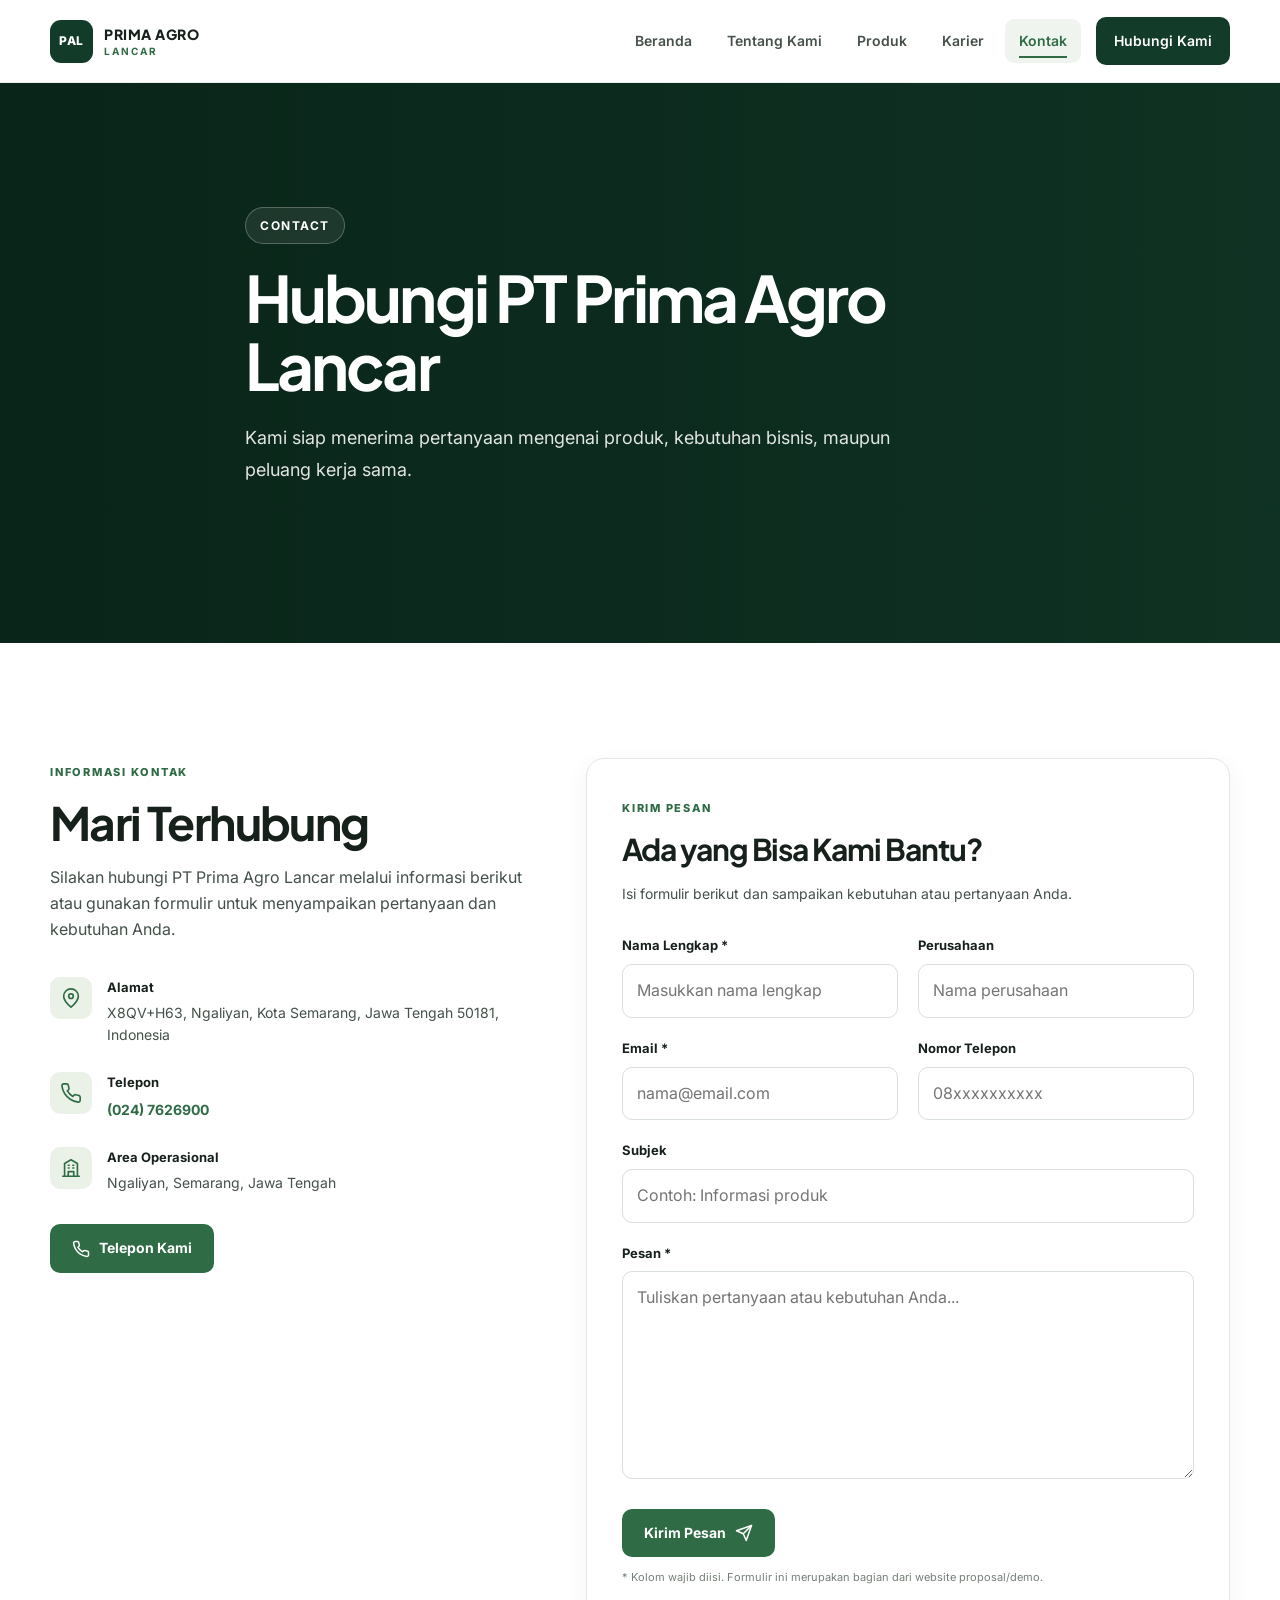
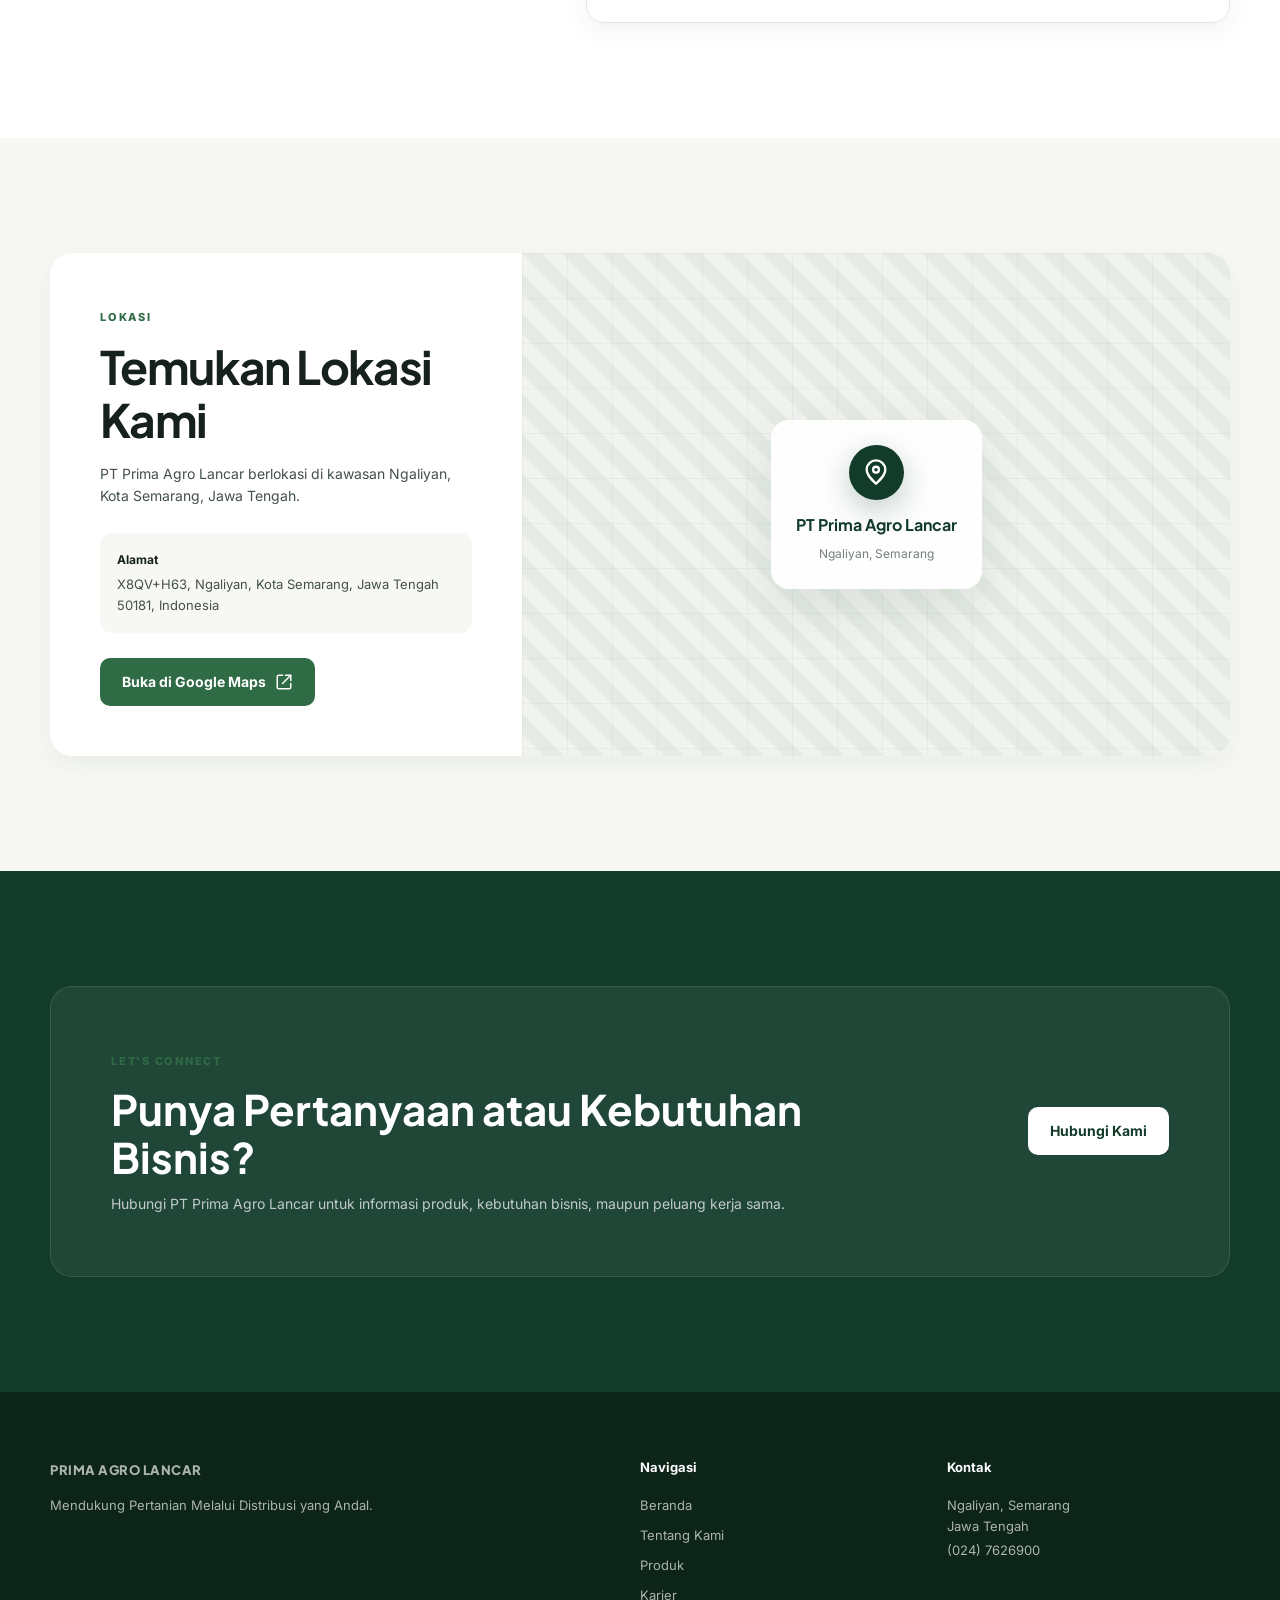
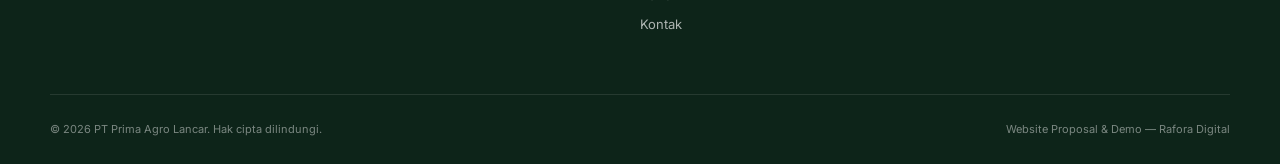
<file: contact.html>
<!DOCTYPE html>
<html lang="id">

<head>

  <meta charset="UTF-8">

  <meta
    name="viewport"
    content="width=device-width, initial-scale=1.0"
  >

  <title>Kontak | PT Prima Agro Lancar</title>

  <meta
    name="description"
    content="Hubungi PT Prima Agro Lancar untuk informasi produk, kebutuhan bisnis, dan peluang kerja sama."
  >

  <meta
    name="theme-color"
    content="#123B2A"
  >

  <!-- Google Fonts -->
  <link rel="preconnect" href="https://fonts.googleapis.com">

  <link
    rel="preconnect"
    href="https://fonts.gstatic.com"
    crossorigin
  >

  <link
    href="https://fonts.googleapis.com/css2?family=Inter:wght@400;500;600;700;800&family=Plus+Jakarta+Sans:wght@500;600;700;800&display=swap"
    rel="stylesheet"
  >

  <!-- Main CSS -->
  <link
    rel="stylesheet"
    href="css/style.css"
  >

</head>


<body>


  <!-- =========================
       HEADER
  ========================== -->

  <header
    class="site-header"
    id="siteHeader"
  >

    <div class="container nav-wrap">


      <!-- BRAND -->

      <a
        href="index.html"
        class="brand"
        aria-label="Prima Agro Lancar - Beranda"
      >

        <span class="brand-mark">
          PAL
        </span>

        <span class="brand-text">

          <strong>
            PRIMA AGRO
          </strong>

          <small>
            LANCAR
          </small>

        </span>

      </a>


      <!-- MOBILE MENU BUTTON -->

      <button
        class="menu-toggle"
        id="menuToggle"
        type="button"
        aria-label="Buka menu navigasi"
        aria-expanded="false"
        aria-controls="mainNav"
      >

        <span></span>
        <span></span>
        <span></span>

      </button>


      <!-- NAVIGATION -->

      <nav
        class="main-nav"
        id="mainNav"
        aria-label="Navigasi utama"
      >

        <a href="index.html">
          Beranda
        </a>

        <a href="about.html">
          Tentang Kami
        </a>

        <a href="products.html">
          Produk
        </a>

        <a href="career.html">
          Karier
        </a>
        
        <a
          href="contact.html"
          class="active"
          aria-current="page"
        >
          Kontak
        </a>

        <a
          href="contact.html"
          class="nav-cta"
        >
          Hubungi Kami
        </a>

      </nav>

    </div>

  </header>



  <!-- =========================
       MAIN CONTENT
  ========================== -->

  <main>


    <!-- =========================
         CONTACT HERO
    ========================== -->

    <section
      class="page-hero hero-contact"
      aria-labelledby="contactHeroTitle"
    >

      <div class="container hero-content reveal">

        <span class="hero-eyebrow">
          CONTACT
        </span>

        <h1 id="contactHeroTitle">
          Hubungi PT Prima Agro Lancar
        </h1>

        <p>
          Kami siap menerima pertanyaan mengenai produk,
          kebutuhan bisnis, maupun peluang kerja sama.
        </p>

      </div>

    </section>



    <!-- =========================
         CONTACT SECTION
    ========================== -->

    <section
      class="section section-light"
      id="contact"
    >

      <div class="container">

        <div class="contact-grid">


          <!-- =====================
               CONTACT INFORMATION
          ====================== -->

          <div class="contact-info reveal">

            <span class="section-label">
              INFORMASI KONTAK
            </span>

            <h2>
              Mari Terhubung
            </h2>

            <p class="contact-intro">
              Silakan hubungi PT Prima Agro Lancar melalui
              informasi berikut atau gunakan formulir untuk
              menyampaikan pertanyaan dan kebutuhan Anda.
            </p>


            <!-- ADDRESS -->

            <div class="contact-item">

              <div
                class="contact-icon"
                aria-hidden="true"
              >

                <svg
                  viewBox="0 0 24 24"
                  width="22"
                  height="22"
                  fill="none"
                  stroke="currentColor"
                  stroke-width="1.8"
                  stroke-linecap="round"
                  stroke-linejoin="round"
                >

                  <path
                    d="M20 10c0 5-8 12-8 12S4 15 4 10a8 8 0 1 1 16 0Z"
                  />

                  <circle
                    cx="12"
                    cy="10"
                    r="2.5"
                  />

                </svg>

              </div>

              <div>

                <strong>
                  Alamat
                </strong>

                <p>
                  X8QV+H63, Ngaliyan, Kota Semarang,
                  Jawa Tengah 50181, Indonesia
                </p>

              </div>

            </div>


            <!-- PHONE -->

            <div class="contact-item">

              <div
                class="contact-icon"
                aria-hidden="true"
              >

                <svg
                  viewBox="0 0 24 24"
                  width="22"
                  height="22"
                  fill="none"
                  stroke="currentColor"
                  stroke-width="1.8"
                  stroke-linecap="round"
                  stroke-linejoin="round"
                >

                  <path
                    d="M22 16.92v3a2 2 0 0 1-2.18 2
                    19.79 19.79 0 0 1-8.63-3.07
                    19.5 19.5 0 0 1-6-6
                    19.79 19.79 0 0 1-3.07-8.67
                    A2 2 0 0 1 4.11 2h3
                    a2 2 0 0 1 2 1.72
                    c.12.9.33 1.78.62 2.63
                    a2 2 0 0 1-.45 2.11L8 9.73
                    a16 16 0 0 0 6 6l1.27-1.27
                    a2 2 0 0 1 2.11-.45
                    c.85.29 1.73.5 2.63.62
                    A2 2 0 0 1 22 16.92Z"
                  />

                </svg>

              </div>

              <div>

                <strong>
                  Telepon
                </strong>

                <a
                  href="tel:0247626900"
                  class="contact-link"
                >
                  (024) 7626900
                </a>

              </div>

            </div>


            <!-- BUSINESS -->

            <div class="contact-item">

              <div
                class="contact-icon"
                aria-hidden="true"
              >

                <svg
                  viewBox="0 0 24 24"
                  width="22"
                  height="22"
                  fill="none"
                  stroke="currentColor"
                  stroke-width="1.8"
                  stroke-linecap="round"
                  stroke-linejoin="round"
                >

                  <path d="M3 21h18" />

                  <path d="M5 21V7l7-4 7 4v14" />

                  <path d="M9 21v-5h6v5" />

                  <path d="M9 9h1" />

                  <path d="M14 9h1" />

                  <path d="M9 12h1" />

                  <path d="M14 12h1" />

                </svg>

              </div>

              <div>

                <strong>
                  Area Operasional
                </strong>

                <p>
                  Ngaliyan, Semarang,
                  Jawa Tengah
                </p>

              </div>

            </div>


            <!-- PHONE BUTTON -->

            <div class="contact-action">

              <a
                href="tel:0247626900"
                class="btn btn-primary"
              >

                <svg
                  viewBox="0 0 24 24"
                  width="18"
                  height="18"
                  fill="none"
                  stroke="currentColor"
                  stroke-width="2"
                  stroke-linecap="round"
                  stroke-linejoin="round"
                  aria-hidden="true"
                >

                  <path
                    d="M22 16.92v3a2 2 0 0 1-2.18 2
                    19.79 19.79 0 0 1-8.63-3.07
                    19.5 19.5 0 0 1-6-6
                    19.79 19.79 0 0 1-3.07-8.67
                    A2 2 0 0 1 4.11 2h3
                    a2 2 0 0 1 2 1.72
                    c.12.9.33 1.78.62 2.63
                    a2 2 0 0 1-.45 2.11L8 9.73
                    a16 16 0 0 0 6 6l1.27-1.27
                    a2 2 0 0 1 2.11-.45
                    c.85.29 1.73.5 2.63.62
                    A2 2 0 0 1 22 16.92Z"
                  />

                </svg>

                Telepon Kami

              </a>

            </div>

          </div>



          <!-- =====================
               CONTACT FORM
          ====================== -->

          <div class="contact-form-card reveal">

            <div class="form-heading">

              <span class="section-label">
                KIRIM PESAN
              </span>

              <h2>
                Ada yang Bisa Kami Bantu?
              </h2>

              <p>
                Isi formulir berikut dan sampaikan
                kebutuhan atau pertanyaan Anda.
              </p>

            </div>


            <form
              id="contactForm"
              novalidate
            >

              <div class="form-grid two">


                <!-- NAME -->

                <div class="form-group">

                  <label for="contactName">
                    Nama Lengkap *
                  </label>

                  <input
                    type="text"
                    id="contactName"
                    name="contactName"
                    autocomplete="name"
                    placeholder="Masukkan nama lengkap"
                    required
                  >

                </div>


                <!-- COMPANY -->

                <div class="form-group">

                  <label for="company">
                    Perusahaan
                  </label>

                  <input
                    type="text"
                    id="company"
                    name="company"
                    autocomplete="organization"
                    placeholder="Nama perusahaan"
                  >

                </div>


                <!-- EMAIL -->

                <div class="form-group">

                  <label for="contactEmail">
                    Email *
                  </label>

                  <input
                    type="email"
                    id="contactEmail"
                    name="contactEmail"
                    autocomplete="email"
                    placeholder="nama@email.com"
                    required
                  >

                </div>


                <!-- PHONE -->

                <div class="form-group">

                  <label for="contactPhone">
                    Nomor Telepon
                  </label>

                  <input
                    type="tel"
                    id="contactPhone"
                    name="contactPhone"
                    autocomplete="tel"
                    placeholder="08xxxxxxxxxx"
                  >

                </div>


                <!-- SUBJECT -->

                <div class="form-group full">

                  <label for="subject">
                    Subjek
                  </label>

                  <input
                    type="text"
                    id="subject"
                    name="subject"
                    placeholder="Contoh: Informasi produk"
                  >

                </div>


                <!-- MESSAGE -->

                <div class="form-group full">

                  <label for="message">
                    Pesan *
                  </label>

                  <textarea
                    id="message"
                    name="message"
                    rows="7"
                    placeholder="Tuliskan pertanyaan atau kebutuhan Anda..."
                    required
                  ></textarea>

                </div>

              </div>


              <!-- SUBMIT -->

              <button
                type="submit"
                class="btn btn-primary form-submit"
              >

                <span>
                  Kirim Pesan
                </span>

                <svg
                  viewBox="0 0 24 24"
                  width="18"
                  height="18"
                  fill="none"
                  stroke="currentColor"
                  stroke-width="2"
                  stroke-linecap="round"
                  stroke-linejoin="round"
                  aria-hidden="true"
                >

                  <path d="M22 2 11 13" />

                  <path d="m22 2-7 20-4-9-9-4Z" />

                </svg>

              </button>


              <!-- SUCCESS -->

              <div
                class="form-success"
                id="contactSuccess"
                hidden
                role="status"
                aria-live="polite"
              >

                <strong>
                  Pesan Berhasil Dikirim
                </strong>

                <p>
                  Terima kasih. Pesan Anda telah diterima
                  pada demo website ini. Tim PT Prima Agro
                  Lancar dapat menghubungi Anda melalui
                  informasi yang diberikan.
                </p>

              </div>


              <p class="form-note">
                * Kolom wajib diisi. Formulir ini merupakan
                bagian dari website proposal/demo.
              </p>

            </form>

          </div>

        </div>

      </div>

    </section>



    <!-- =========================
         LOCATION
    ========================== -->

    <section
      class="section section-soft"
      id="location"
    >

      <div class="container">

        <div class="map-card reveal">


          <!-- MAP INFORMATION -->

          <div class="map-content">

            <span class="section-label">
              LOKASI
            </span>

            <h2>
              Temukan Lokasi Kami
            </h2>

            <p>
              PT Prima Agro Lancar berlokasi di kawasan
              Ngaliyan, Kota Semarang, Jawa Tengah.
            </p>


            <div class="location-address">

              <strong>
                Alamat
              </strong>

              <p>
                X8QV+H63, Ngaliyan, Kota Semarang,
                Jawa Tengah 50181, Indonesia
              </p>

            </div>


            <a
              href="https://www.google.com/maps/search/?api=1&query=X8QV%2BH63%2C%20Ngaliyan%2C%20Kota%20Semarang%2C%20Jawa%20Tengah%2050181%2C%20Indonesia"
              target="_blank"
              rel="noopener noreferrer"
              class="btn btn-primary"
            >

              Buka di Google Maps

              <svg
                viewBox="0 0 24 24"
                width="18"
                height="18"
                fill="none"
                stroke="currentColor"
                stroke-width="2"
                stroke-linecap="round"
                stroke-linejoin="round"
                aria-hidden="true"
              >

                <path d="M14 3h7v7" />

                <path d="M10 14 21 3" />

                <path
                  d="M21 14v5a2 2 0 0 1-2 2H5
                  a2 2 0 0 1-2-2V5
                  a2 2 0 0 1 2-2h5"
                />

              </svg>

            </a>

          </div>


          <!-- MAP PLACEHOLDER -->

          <div
            class="map-placeholder"
            aria-label="Lokasi PT Prima Agro Lancar di Ngaliyan, Semarang"
          >

            <div class="map-grid"></div>


            <div class="map-location">

              <div class="map-pin">

                <svg
                  viewBox="0 0 24 24"
                  width="28"
                  height="28"
                  fill="none"
                  stroke="currentColor"
                  stroke-width="2"
                  stroke-linecap="round"
                  stroke-linejoin="round"
                  aria-hidden="true"
                >

                  <path
                    d="M20 10c0 5-8 12-8 12S4 15 4 10a8 8 0 1 1 16 0Z"
                  />

                  <circle
                    cx="12"
                    cy="10"
                    r="2.5"
                  />

                </svg>

              </div>


              <strong>
                PT Prima Agro Lancar
              </strong>

              <span>
                Ngaliyan, Semarang
              </span>

            </div>

          </div>

        </div>

      </div>

    </section>



    <!-- =========================
         FINAL CTA
    ========================== -->

    <section class="section section-dark">

      <div class="container">

        <div class="cta-banner reveal">

          <div>

            <span class="section-label">
              LET'S CONNECT
            </span>

            <h2>
              Punya Pertanyaan atau Kebutuhan Bisnis?
            </h2>

            <p>
              Hubungi PT Prima Agro Lancar untuk
              informasi produk, kebutuhan bisnis,
              maupun peluang kerja sama.
            </p>

          </div>


          <a
            href="tel:0247626900"
            class="btn btn-light"
          >
            Hubungi Kami
          </a>

        </div>

      </div>

    </section>

  </main>



  <!-- =========================
       FOOTER
  ========================== -->

  <footer class="site-footer">

    <div class="container footer-grid">


      <!-- BRAND -->

      <div class="footer-main">

        <a
          href="index.html"
          class="footer-brand"
        >
          PRIMA AGRO LANCAR
        </a>

        <p>
          Mendukung Pertanian Melalui Distribusi
          yang Andal.
        </p>

      </div>


      <!-- NAVIGATION -->

      <div>

        <h4>
          Navigasi
        </h4>

        <a href="index.html">
          Beranda
        </a>

        <a href="about.html">
          Tentang Kami
        </a>

        <a href="products.html">
          Produk
        </a>

        <a href="career.html">
          Karier
        </a>

        <a
          href="contact.html"
          aria-current="page"
        >
          Kontak
        </a>

      </div>


      <!-- CONTACT -->

      <div>

        <h4>
          Kontak
        </h4>

        <p>
          Ngaliyan, Semarang
          <br>
          Jawa Tengah
        </p>

        <a href="tel:0247626900">
          (024) 7626900
        </a>

      </div>

    </div>


    <!-- FOOTER BOTTOM -->

    <div class="container footer-bottom">

      <span>
        © 2026 PT Prima Agro Lancar.
        Hak cipta dilindungi.
      </span>

      <span>
        Website Proposal &amp; Demo — Rafora Digital
      </span>

    </div>

  </footer>



  <!-- =========================
       BACK TO TOP
  ========================== -->

  <button
    id="backToTop"
    class="back-to-top"
    type="button"
    aria-label="Kembali ke atas"
  >
    ↑
  </button>



  <!-- MAIN JAVASCRIPT -->

  <script src="js/script.js"></script>

</body>

</html>
</file>
<file: css/style.css>
/* =========================================================
   PRIMA AGRO LANCAR
   CORPORATE WEBSITE
   Rafora Digital — Website Proposal & Demo
   ========================================================= */


/* =========================================================
   ROOT VARIABLES
   ========================================================= */

:root {
  --forest: #123B2A;
  --forest-dark: #0C291D;
  --green: #2F6B45;
  --green-light: #6FAF45;

  --cream: #F7F8F4;
  --white: #FFFFFF;

  --dark: #17211B;
  --text: #445149;
  --muted: #758078;

  --border: #E2E7E1;
  --soft-green: #EAF2E8;
  --soft-green-2: #EEF4EA;

  --shadow-sm: 0 8px 25px rgba(18, 59, 42, 0.06);
  --shadow-md: 0 18px 50px rgba(18, 59, 42, 0.10);
  --shadow-lg: 0 30px 80px rgba(18, 59, 42, 0.16);

  --radius: 18px;
  --radius-sm: 12px;

  --container: 1180px;
}


/* =========================================================
   RESET
   ========================================================= */

* {
  box-sizing: border-box;
  margin: 0;
  padding: 0;
}

html {
  scroll-behavior: smooth;
  scroll-padding-top: 90px;
}

body {
  font-family: "Inter", sans-serif;
  color: var(--dark);
  background: var(--white);
  line-height: 1.6;
  overflow-x: hidden;
}

body.modal-open {
  overflow: hidden;
}

body.menu-open {
  overflow: hidden;
}

img {
  display: block;
  width: 100%;
  max-width: 100%;
}

button,
input,
select,
textarea {
  font: inherit;
}

button {
  cursor: pointer;
}

a {
  color: inherit;
  text-decoration: none;
}

::selection {
  background: var(--green-light);
  color: var(--white);
}


/* =========================================================
   CONTAINER
   ========================================================= */

.container {
  width: min(
    var(--container),
    calc(100% - 40px)
  );

  margin-inline: auto;
}


/* =========================================================
   HEADER
   ========================================================= */

.site-header {
  position: sticky;
  top: 0;
  z-index: 1000;

  background: rgba(255, 255, 255, 0.97);

  border-bottom:
    1px solid rgba(18, 59, 42, 0.08);

  transition:
    box-shadow 0.3s ease,
    background 0.3s ease;
}

.site-header.scrolled {
  box-shadow: var(--shadow-sm);
}

.nav-wrap {
  min-height: 82px;

  display: flex;
  align-items: center;
  justify-content: space-between;

  gap: 30px;
}


/* =========================================================
   BRAND
   ========================================================= */

.brand {
  display: flex;
  align-items: center;

  gap: 11px;
  flex-shrink: 0;
}

.brand-mark {
  width: 43px;
  height: 43px;

  display: grid;
  place-items: center;

  border-radius: 11px;

  background: var(--forest);
  color: var(--white);

  font-size: 12px;
  font-weight: 800;
  letter-spacing: 0.04em;
}

.brand-text {
  display: flex;
  flex-direction: column;

  line-height: 1;
}

.brand-text strong {
  font-family: "Plus Jakarta Sans", sans-serif;

  font-size: 14px;
  font-weight: 800;

  letter-spacing: 0.04em;
}

.brand-text small {
  margin-top: 5px;

  color: var(--green);

  font-size: 10px;
  font-weight: 700;

  letter-spacing: 0.2em;
}


/* =========================================================
   NAVIGATION
   ========================================================= */

.main-nav {
  display: flex;
  align-items: center;

  gap: 7px;
}

.main-nav a {
  position: relative;

  display: inline-flex;
  align-items: center;
  justify-content: center;

  padding: 11px 14px;

  color: #465149;

  font-size: 14px;
  font-weight: 600;

  border-radius: 9px;

  transition:
    color 0.25s ease,
    background 0.25s ease,
    transform 0.25s ease;
}


/* ---------------------------------------------------------
   NAV HOVER
   --------------------------------------------------------- */

.main-nav a:not(.nav-cta)::after {
  content: "";

  position: absolute;

  left: 14px;
  right: 14px;
  bottom: 5px;

  width: auto;
  height: 2px;

  background: var(--green);

  transform: scaleX(0);
  transform-origin: center;

  transition:
    transform 0.25s ease;
}

.main-nav a:not(.nav-cta):hover {
  color: var(--green);

  background: #EFF4EF;
}

.main-nav a:not(.nav-cta):hover::after {
  transform: scaleX(1);
}


/* ---------------------------------------------------------
   ACTIVE NAV
   --------------------------------------------------------- */

.main-nav a:not(.nav-cta).active {
  color: var(--green);

  background: #EFF4EF;
}

.main-nav a:not(.nav-cta).active::after {
  transform: scaleX(1);
}


/* =========================================================
   NAVIGATION CTA
   ========================================================= */

.main-nav .nav-cta {
  margin-left: 8px;

  padding: 13px 18px;

  background: var(--forest);
  color: var(--white);

  border-radius: 10px;
}

.main-nav .nav-cta:hover {
  background: var(--green);

  color: var(--white);

  transform: translateY(-1px);
}

.main-nav .nav-cta::after {
  display: none;
}


/* =========================================================
   MOBILE MENU BUTTON
   ========================================================= */

.menu-toggle {
  display: none;

  width: 46px;
  height: 46px;

  align-items: center;
  justify-content: center;

  flex-direction: column;

  gap: 5px;

  border: 1px solid var(--border);
  border-radius: 10px;

  background: var(--white);

  transition:
    border-color 0.25s ease,
    background 0.25s ease;
}

.menu-toggle:hover {
  border-color: var(--green);
  background: var(--cream);
}

.menu-toggle span {
  display: block;

  width: 20px;
  height: 2px;

  background: var(--forest);

  border-radius: 2px;

  transition:
    transform 0.25s ease,
    opacity 0.25s ease;
}

.menu-toggle.open span:nth-child(1) {
  transform:
    translateY(7px)
    rotate(45deg);
}

.menu-toggle.open span:nth-child(2) {
  opacity: 0;
}

.menu-toggle.open span:nth-child(3) {
  transform:
    translateY(-7px)
    rotate(-45deg);
}


/* =========================================================
   HERO
   ========================================================= */

.page-hero {
  min-height: 560px;

  display: flex;
  align-items: center;

  position: relative;

  color: var(--white);

  background-color: var(--forest);

  background-size: cover;
  background-position: center;
  background-repeat: no-repeat;

  isolation: isolate;
}


/* =========================================================
   HERO BACKGROUNDS
   ========================================================= */

.hero-home {
  background-image:
    linear-gradient(
      90deg,
      rgba(8, 33, 22, 0.84) 0%,
      rgba(8, 33, 22, 0.64) 48%,
      rgba(8, 33, 22, 0.32) 100%
    ),
    url("https://images.unsplash.com/photo-1500382017468-9049fed747ef?auto=format&fit=crop&w=1800&q=85");
}

.hero-about {
  background-image:
    linear-gradient(
      90deg,
      rgba(8, 33, 22, 0.84) 0%,
      rgba(8, 33, 22, 0.62) 48%,
      rgba(8, 33, 22, 0.32) 100%
    ),
    url("https://images.unsplash.com/photo-1464226184884-fa280b87c399?auto=format&fit=crop&w=1800&q=85");
}

.hero-products {
  background-image:
    linear-gradient(
      90deg,
      rgba(8, 33, 22, 0.86) 0%,
      rgba(8, 33, 22, 0.63) 48%,
      rgba(8, 33, 22, 0.32) 100%
    ),
    url("https://images.unsplash.com/photo-1530836369250-ef72a3f5cda8?auto=format&fit=crop&w=1800&q=85");
}

.hero-career {
  background-image:
    linear-gradient(
      90deg,
      rgba(8, 33, 22, 0.88) 0%,
      rgba(8, 33, 22, 0.67) 45%,
      rgba(8, 33, 22, 0.35) 100%
    ),
    url("https://images.unsplash.com/photo-1495107334309-fcf20504a5ab?auto=format&fit=crop&w=1800&q=85");

  background-position: center center;
}

.hero-contact {
  background-image:
    linear-gradient(
      90deg,
      rgba(8, 33, 22, 0.86) 0%,
      rgba(8, 33, 22, 0.63) 48%,
      rgba(8, 33, 22, 0.34) 100%
    ),
    url("https://images.unsplash.com/photo-1499529112087-3cb3b73cec95?auto=format&fit=crop&w=1800&q=85");

  background-position: center;
}


/* =========================================================
   HERO CONTENT
   ========================================================= */

.hero-content {
  position: relative;
  z-index: 2;

  width: 100%;
  max-width: 790px;

  padding: 100px 0;
}

.hero-eyebrow {
  display: inline-flex;

  margin-bottom: 20px;

  padding: 8px 14px;

  border:
    1px solid rgba(255, 255, 255, 0.25);

  border-radius: 999px;

  background:
    rgba(255, 255, 255, 0.08);

  font-size: 12px;
  font-weight: 700;

  letter-spacing: 0.13em;
}

.hero-content h1 {
  max-width: 780px;

  margin-bottom: 23px;

  font-family:
    "Plus Jakarta Sans",
    sans-serif;

  font-size:
    clamp(42px, 5vw, 68px);

  line-height: 1.06;

  letter-spacing: -0.045em;
}

.hero-content p {
  max-width: 680px;

  margin-bottom: 34px;

  color:
    rgba(255, 255, 255, 0.88);

  font-size: 18px;

  line-height: 1.75;
}

.hero-actions {
  display: flex;

  flex-wrap: wrap;

  gap: 13px;
}

.hero-tags {
  display: flex;

  flex-wrap: wrap;

  gap: 10px;

  margin-top: 28px;
}

.hero-tags span {
  padding: 8px 13px;

  border-radius: 999px;

  background:
    rgba(255, 255, 255, 0.10);

  border:
    1px solid rgba(255, 255, 255, 0.15);

  font-size: 12px;
}


/* =========================================================
   BUTTONS
   ========================================================= */

.btn {
  min-height: 48px;

  display: inline-flex;

  align-items: center;
  justify-content: center;

  gap: 9px;

  padding: 12px 21px;

  border: 1px solid transparent;

  border-radius: 10px;

  font-size: 14px;
  font-weight: 700;

  transition:
    transform 0.25s ease,
    background 0.25s ease,
    border-color 0.25s ease,
    color 0.25s ease;
}

.btn:hover {
  transform: translateY(-2px);
}

.btn-primary {
  background: var(--green);
  color: var(--white);
}

.btn-primary:hover {
  background: var(--forest);
}

.btn-outline-light {
  border-color:
    rgba(255, 255, 255, 0.45);

  background:
    rgba(255, 255, 255, 0.06);

  color: var(--white);
}

.btn-outline-light:hover {
  background:
    rgba(255, 255, 255, 0.14);
}

.btn-white {
  background: var(--white);
  color: var(--forest);
}

.btn-white:hover {
  background: #F0F3EE;
}

.btn-light {
  background: var(--white);
  color: var(--forest);
}

.btn-light:hover {
  background: #F0F3EE;
}


/* =========================================================
   SECTIONS
   ========================================================= */

.section {
  padding:
    clamp(75px, 9vw, 115px) 0;
}

.section-light {
  background: var(--white);
}

.section-soft {
  background: var(--cream);
}

.section-dark {
  background: var(--forest);
}

.section-heading {
  max-width: 720px;

  margin-bottom: 45px;
}

.section-heading h2,
.section-content h2,
.center-content h2,
.cta-box h2,
.contact-info h2,
.map-content h2,
.form-heading h2 {
  margin-bottom: 17px;

  font-family:
    "Plus Jakarta Sans",
    sans-serif;

  font-size:
    clamp(30px, 4vw, 46px);

  line-height: 1.15;

  letter-spacing: -0.035em;
}

.section-heading p,
.section-content p,
.center-content p {
  color: var(--text);
}

.section-label {
  display: inline-block;

  margin-bottom: 14px;

  color: var(--green);

  font-size: 11px;
  font-weight: 800;

  letter-spacing: 0.16em;
}

.section-label.light {
  color:
    rgba(255, 255, 255, 0.7);
}

.content-note {
  padding-left: 15px;

  border-left:
    3px solid var(--green-light);

  color:
    var(--muted) !important;

  font-size: 14px;
}


/* =========================================================
   SPLIT CONTENT
   ========================================================= */

.split-grid {
  display: grid;

  grid-template-columns:
    minmax(0, 1fr)
    minmax(0, 1fr);

  gap:
    clamp(45px, 7vw, 100px);

  align-items: center;
}

.section-content p {
  margin-bottom: 17px;
}

.text-link {
  display: inline-block;

  margin-top: 13px;

  color: var(--green);

  font-weight: 700;

  transition:
    color 0.25s ease,
    transform 0.25s ease;
}

.text-link:hover {
  color: var(--forest);

  transform:
    translateX(3px);
}

.image-card {
  overflow: hidden;

  border-radius: var(--radius);

  box-shadow: var(--shadow-md);

  aspect-ratio: 1.15 / 1;
}

.image-card img {
  width: 100%;
  height: 100%;

  object-fit: cover;

  transition:
    transform 0.6s ease;
}

.image-card:hover img {
  transform:
    scale(1.04);
}


/* =========================================================
   CARDS
   ========================================================= */

.card-grid {
  display: grid;

  gap: 20px;
}

.card-grid.three {
  grid-template-columns:
    repeat(3, 1fr);
}

.card-grid.four {
  grid-template-columns:
    repeat(4, 1fr);
}

.feature-card {
  min-height: 285px;

  padding: 30px;

  border:
    1px solid var(--border);

  border-radius:
    var(--radius);

  background:
    var(--white);

  box-shadow:
    var(--shadow-sm);

  display: flex;

  flex-direction: column;

  transition:
    transform 0.3s ease,
    box-shadow 0.3s ease;
}

.feature-card:hover {
  transform:
    translateY(-6px);

  box-shadow:
    var(--shadow-md);
}

.card-icon {
  width: 44px;
  height: 44px;

  display: grid;
  place-items: center;

  margin-bottom: 25px;

  border-radius: 11px;

  background:
    var(--soft-green);

  color:
    var(--green);

  font-size: 12px;
  font-weight: 800;
}

.feature-card h3,
.mini-card h3,
.info-card h3 {
  margin-bottom: 11px;

  font-family:
    "Plus Jakarta Sans",
    sans-serif;

  font-size: 20px;

  line-height: 1.3;
}

.feature-card p {
  color: var(--text);

  font-size: 14px;
}

.card-link {
  margin-top: auto;

  padding-top: 22px;

  color: var(--green);

  font-size: 13px;
  font-weight: 700;
}


/* =========================================================
   HOME CTA
   ========================================================= */

.career-home {
  background:
    var(--forest);
}

.cta-box {
  display: flex;

  align-items: center;
  justify-content: space-between;

  gap: 40px;

  padding:
    clamp(35px, 5vw, 65px);

  border-radius: 24px;

  background:
    linear-gradient(
      135deg,
      #123B2A,
      #245A3B
    );

  color: var(--white);

  box-shadow:
    var(--shadow-md);
}

.cta-box h2 {
  max-width: 600px;
}

.cta-box p {
  max-width: 650px;

  color:
    rgba(255, 255, 255, 0.78);
}

.center-content {
  max-width: 720px;

  margin-inline: auto;

  text-align: center;
}

.center-content p {
  margin-bottom: 28px;
}


/* =========================================================
   VISION
   ========================================================= */

.vision-grid {
  display: grid;

  grid-template-columns:
    repeat(2, 1fr);

  gap: 20px;
}

.info-card {
  padding: 35px;

  border:
    1px solid var(--border);

  border-radius:
    var(--radius);

  background:
    var(--white);
}

.info-number {
  display: inline-block;

  margin-bottom: 25px;

  color: var(--green);

  font-size: 12px;
  font-weight: 800;
}


/* =========================================================
   MINI CARDS
   ========================================================= */

.mini-card {
  padding: 27px;

  border:
    1px solid var(--border);

  border-radius:
    var(--radius);

  background:
    var(--white);
}

.mini-card > span {
  display: block;

  margin-bottom: 20px;

  color: var(--green);

  font-size: 12px;
  font-weight: 800;
}

.mini-card p {
  color: var(--text);

  font-size: 14px;
}


/* =========================================================
   PRODUCTS
   ========================================================= */

.filter-buttons {
  display: flex;

  flex-wrap: wrap;

  gap: 9px;

  margin-bottom: 32px;
}

.filter-btn {
  padding: 11px 17px;

  border:
    1px solid var(--border);

  border-radius: 999px;

  background:
    var(--white);

  color:
    var(--text);

  font-size: 13px;
  font-weight: 600;

  transition:
    background 0.25s ease,
    color 0.25s ease,
    border-color 0.25s ease;
}

.filter-btn:hover,
.filter-btn.active {
  background:
    var(--forest);

  color:
    var(--white);

  border-color:
    var(--forest);
}

.product-grid {
  display: grid;

  grid-template-columns:
    repeat(3, 1fr);

  gap: 22px;
}

.product-card {
  overflow: hidden;

  border:
    1px solid var(--border);

  border-radius:
    var(--radius);

  background:
    var(--white);

  box-shadow:
    var(--shadow-sm);

  transition:
    transform 0.3s ease,
    box-shadow 0.3s ease;
}

.product-card:hover {
  transform:
    translateY(-5px);

  box-shadow:
    var(--shadow-md);
}

.product-card.hidden {
  display: none;
}

.product-image {
  position: relative;

  aspect-ratio: 1.35 / 1;

  overflow: hidden;
}

.product-image img {
  width: 100%;
  height: 100%;

  object-fit: cover;

  transition:
    transform 0.5s ease;
}

.product-card:hover .product-image img {
  transform:
    scale(1.05);
}

.product-image > span {
  position: absolute;

  top: 14px;
  left: 14px;

  padding: 7px 10px;

  border-radius: 999px;

  background:
    var(--white);

  color:
    var(--forest);

  font-size: 11px;
  font-weight: 700;
}

.product-body {
  padding: 25px;
}

.product-body h3 {
  margin-bottom: 10px;

  font-family:
    "Plus Jakarta Sans",
    sans-serif;

  font-size: 18px;

  line-height: 1.35;
}

.product-body p {
  min-height: 48px;

  color:
    var(--text);

  font-size: 13px;
}

.product-detail-btn {
  margin-top: 20px;

  border: 0;

  background: none;

  color:
    var(--green);

  font-size: 13px;
  font-weight: 700;
}


/* =========================================================
   CAREER
   ========================================================= */

.career-grid {
  display: grid;

  grid-template-columns:
    repeat(3, 1fr);

  gap: 20px;
}

.job-card {
  padding: 30px;

  border:
    1px solid var(--border);

  border-radius:
    var(--radius);

  background:
    var(--white);

  box-shadow:
    var(--shadow-sm);

  transition:
    transform 0.3s ease,
    box-shadow 0.3s ease;
}

.job-card:hover {
  transform:
    translateY(-5px);

  box-shadow:
    var(--shadow-md);
}

.demo-badge {
  display: inline-flex;

  margin-bottom: 20px;

  padding: 6px 9px;

  border-radius: 999px;

  background:
    var(--soft-green-2);

  color:
    var(--green);

  font-size: 10px;
  font-weight: 800;

  letter-spacing: 0.08em;
}

.job-card h3 {
  margin-bottom: 15px;

  font-family:
    "Plus Jakarta Sans",
    sans-serif;

  font-size: 21px;
}

.job-meta {
  display: flex;

  flex-direction: column;

  gap: 6px;

  margin-bottom: 20px;

  color:
    var(--muted);

  font-size: 12px;
}

.job-card p {
  min-height: 50px;

  margin-bottom: 25px;

  color:
    var(--text);

  font-size: 14px;
}

.job-detail-btn {
  border: 0;

  background:
    transparent;

  color:
    var(--green);

  font-size: 13px;
  font-weight: 700;
}


/* =========================================================
   FORMS
   ========================================================= */

.application-form {
  padding:
    clamp(25px, 5vw, 50px);

  border:
    1px solid var(--border);

  border-radius:
    22px;

  background:
    var(--white);

  box-shadow:
    var(--shadow-sm);
}

.form-section {
  padding: 35px 0;

  border-bottom:
    1px solid var(--border);
}

.form-section:first-child {
  padding-top: 0;
}

.form-section:last-of-type {
  border-bottom: 0;
}

.form-section-title {
  display: flex;

  gap: 15px;

  margin-bottom: 28px;
}

.form-section-title > span {
  width: 40px;
  height: 40px;

  flex-shrink: 0;

  display: grid;
  place-items: center;

  border-radius: 10px;

  background:
    var(--soft-green);

  color:
    var(--green);

  font-size: 12px;
  font-weight: 800;
}

.form-section-title h3 {
  font-family:
    "Plus Jakarta Sans",
    sans-serif;

  font-size: 20px;
}

.form-section-title p {
  margin-top: 3px;

  color:
    var(--muted);

  font-size: 13px;
}

.form-grid {
  display: grid;

  gap: 20px;
}

.form-grid.two {
  grid-template-columns:
    repeat(2, 1fr);
}

.form-group {
  display: flex;

  flex-direction: column;

  gap: 8px;
}

.form-group.full {
  grid-column:
    1 / -1;
}

.form-group label {
  color:
    var(--dark);

  font-size: 13px;
  font-weight: 700;
}

.form-group input,
.form-group select,
.form-group textarea {
  width: 100%;

  border:
    1px solid #D9DFDA;

  border-radius:
    10px;

  background:
    var(--white);

  color:
    var(--dark);

  padding:
    13px 14px;

  outline: none;

  transition:
    border-color 0.2s ease,
    box-shadow 0.2s ease;
}

.form-group input,
.form-group select {
  min-height: 48px;
}

.form-group textarea {
  resize: vertical;

  min-height: 120px;
}

.form-group input:focus,
.form-group select:focus,
.form-group textarea:focus {
  border-color:
    var(--green);

  box-shadow:
    0 0 0 4px
    rgba(47, 107, 69, 0.10);
}

.file-name {
  color:
    var(--muted);

  font-size: 11px;
}

.checkbox-group {
  display: flex;

  align-items: flex-start;

  gap: 10px;

  margin-top: 25px;

  color:
    var(--text);

  font-size: 13px;

  cursor: pointer;
}

.checkbox-group input {
  width: 18px;
  height: 18px;

  flex-shrink: 0;

  accent-color:
    var(--green);
}

.form-submit {
  margin-top: 30px;
}

.form-success {
  margin-top: 25px;

  padding: 20px;

  border-radius: 12px;

  background:
    #EDF6EA;

  border:
    1px solid #D6E8CF;

  color:
    var(--forest);
}

.form-success strong {
  display: block;

  margin-bottom: 5px;
}

.form-success p {
  color:
    var(--text);

  font-size: 13px;
}

.form-note {
  margin-top: 12px;

  color:
    var(--muted);

  font-size: 11px;
}


/* =========================================================
   CONTACT
   ========================================================= */

.contact-grid {
  display: grid;

  grid-template-columns:
    minmax(0, 0.85fr)
    minmax(0, 1.15fr);

  gap: 60px;

  align-items: start;
}

.contact-info > p,
.contact-intro {
  max-width: 500px;

  margin-bottom: 35px;

  color:
    var(--text);
}

.contact-item {
  display: flex;

  gap: 15px;

  margin-bottom: 25px;
}

.contact-icon {
  width: 42px;
  height: 42px;

  flex-shrink: 0;

  display: grid;
  place-items: center;

  border-radius: 10px;

  background:
    var(--soft-green);

  color:
    var(--green);
}

.contact-item strong {
  display: block;

  margin-bottom: 4px;

  font-size: 13px;
}

.contact-item p,
.contact-item a {
  color:
    var(--text);

  font-size: 14px;
}

.contact-link {
  display: inline-block;

  color:
    var(--green) !important;

  font-weight: 700;
}

.contact-link:hover {
  color:
    var(--forest) !important;
}

.contact-action {
  margin-top: 30px;
}

.contact-form-card {
  padding: 35px;

  border:
    1px solid var(--border);

  border-radius:
    var(--radius);

  background:
    var(--white);

  box-shadow:
    var(--shadow-sm);
}

.form-heading {
  margin-bottom: 30px;
}

.form-heading h2 {
  font-size: 30px;
}

.form-heading p {
  color:
    var(--text);

  font-size: 14px;
}


/* =========================================================
   LOCATION / MAP
   ========================================================= */

.map-card {
  display: grid;

  grid-template-columns:
    0.8fr
    1.2fr;

  min-height: 390px;

  overflow: hidden;

  border-radius: 22px;

  background:
    var(--white);

  box-shadow:
    var(--shadow-sm);
}

.map-content {
  padding: 50px;
}

.map-content p {
  margin-bottom: 25px;

  color:
    var(--text);

  font-size: 14px;
}

.location-address {
  margin-bottom: 25px;

  padding: 17px;

  border-radius: 12px;

  background:
    var(--cream);
}

.location-address strong {
  display: block;

  margin-bottom: 5px;

  color:
    var(--dark);

  font-size: 12px;
}

.location-address p {
  margin-bottom: 0;

  font-size: 13px;
}

.map-placeholder {
  position: relative;

  min-height: 390px;

  display: flex;

  align-items: center;
  justify-content: center;

  overflow: hidden;

  background:
    linear-gradient(
      45deg,
      #e6ebe5 25%,
      #f1f3ef 25%,
      #f1f3ef 50%,
      #e6ebe5 50%,
      #e6ebe5 75%,
      #f1f3ef 75%
    );

  background-size:
    40px 40px;

  color:
    var(--forest);
}

.map-grid {
  position: absolute;

  inset: 0;

  background-image:
    linear-gradient(
      rgba(18, 59, 42, 0.08) 1px,
      transparent 1px
    ),
    linear-gradient(
      90deg,
      rgba(18, 59, 42, 0.08) 1px,
      transparent 1px
    );

  background-size:
    45px 45px;

  opacity: 0.5;
}

.map-location {
  position: relative;

  z-index: 2;

  display: flex;

  flex-direction: column;

  align-items: center;

  gap: 7px;

  padding: 25px;

  text-align: center;

  border-radius: 18px;

  background:
    rgba(255, 255, 255, 0.94);

  box-shadow:
    var(--shadow-md);
}

.map-location strong {
  font-family:
    "Plus Jakarta Sans",
    sans-serif;

  font-size: 16px;
}

.map-location span {
  color:
    var(--muted);

  font-size: 12px;
}

.map-pin {
  width: 55px;
  height: 55px;

  display: grid;

  place-items: center;

  margin-bottom: 5px;

  border-radius: 50%;

  background:
    var(--forest);

  color:
    var(--white);

  box-shadow:
    0 10px 30px
    rgba(18, 59, 42, 0.25);
}


/* =========================================================
   CTA BANNER
   ========================================================= */

.cta-banner {
  display: flex;

  align-items: center;

  justify-content: space-between;

  gap: 40px;

  padding:
    clamp(35px, 5vw, 60px);

  border-radius: 22px;

  background:
    rgba(255, 255, 255, 0.06);

  border:
    1px solid
    rgba(255, 255, 255, 0.10);

  color:
    var(--white);
}

.cta-banner h2 {
  max-width: 700px;

  margin-bottom: 12px;

  font-family:
    "Plus Jakarta Sans",
    sans-serif;

  font-size:
    clamp(28px, 4vw, 42px);

  line-height: 1.15;
}

.cta-banner p {
  max-width: 680px;

  color:
    rgba(255, 255, 255, 0.72);

  font-size: 14px;
}


/* =========================================================
   MODALS
   ========================================================= */

.modal {
  position: fixed;

  inset: 0;

  z-index: 2000;

  display: none;

  align-items: center;
  justify-content: center;

  padding: 20px;
}

.modal.open {
  display: flex;
}

.modal-overlay {
  position: absolute;

  inset: 0;

  background:
    rgba(9, 24, 17, 0.72);

  backdrop-filter:
    blur(5px);
}

.modal-dialog {
  position: relative;

  z-index: 2;

  width:
    min(900px, 100%);

  max-height: 90vh;

  overflow-y: auto;

  border-radius: 20px;

  background:
    var(--white);

  box-shadow:
    0 30px 100px
    rgba(0, 0, 0, 0.25);
}

.modal-close {
  position: absolute;

  top: 15px;
  right: 15px;

  z-index: 5;

  width: 40px;
  height: 40px;

  display: grid;

  place-items: center;

  border: 0;

  border-radius: 50%;

  background:
    rgba(255, 255, 255, 0.92);

  color:
    var(--dark);

  font-size: 25px;

  transition:
    transform 0.2s ease,
    background 0.2s ease;
}

.modal-close:hover {
  transform:
    rotate(5deg);

  background:
    var(--soft-green);
}

.modal-product {
  display: grid;

  grid-template-columns:
    0.85fr
    1.15fr;
}

.modal-product > img {
  width: 100%;
  height: 100%;

  min-height: 450px;

  object-fit: cover;
}

.modal-product-content {
  padding: 45px;
}

.modal-category {
  display: inline-block;

  margin-bottom: 12px;

  color:
    var(--green);

  font-size: 11px;
  font-weight: 800;

  letter-spacing: 0.1em;

  text-transform: uppercase;
}

.modal-product-content h2,
.job-modal-dialog h2 {
  margin-bottom: 15px;

  font-family:
    "Plus Jakarta Sans",
    sans-serif;

  font-size: 30px;

  line-height: 1.2;
}

.modal-product-content > p {
  margin-bottom: 28px;

  color:
    var(--text);
}

.detail-list {
  display: grid;

  gap: 12px;

  margin-bottom: 30px;
}

.detail-list div {
  padding: 14px;

  border-radius: 10px;

  background:
    var(--cream);
}

.detail-list strong,
.detail-list span {
  display: block;
}

.detail-list strong {
  margin-bottom: 3px;

  font-size: 12px;
}

.detail-list span {
  color:
    var(--muted);

  font-size: 12px;
}

.job-modal-dialog {
  width:
    min(650px, 100%);

  padding: 45px;
}

.modal-job-meta {
  display: flex;

  flex-wrap: wrap;

  gap: 10px;

  margin-bottom: 28px;
}

.modal-job-meta span {
  padding: 8px 11px;

  border-radius: 999px;

  background:
    var(--cream);

  color:
    var(--text);

  font-size: 12px;
}

.job-modal-description {
  margin-bottom: 30px;
}

.job-modal-description h3 {
  margin-bottom: 8px;

  font-family:
    "Plus Jakarta Sans",
    sans-serif;

  font-size: 16px;
}

.job-modal-description p {
  color:
    var(--text);
}


/* =========================================================
   FOOTER
   ========================================================= */

.site-footer {
  padding-top: 65px;

  background:
    #0D2419;

  color:
    var(--white);
}

.footer-grid {
  display: grid;

  grid-template-columns:
    1.5fr
    0.7fr
    0.8fr;

  gap: 60px;

  padding-bottom: 50px;
}

.footer-brand {
  display: inline-block;

  margin-bottom: 15px;

  font-family:
    "Plus Jakarta Sans",
    sans-serif;

  font-size: 16px;
  font-weight: 800;

  letter-spacing: 0.04em;
}

.footer-grid p,
.footer-grid a {
  color:
    rgba(255, 255, 255, 0.66);

  font-size: 13px;
}

.footer-grid a:hover {
  color:
    var(--white);
}

.footer-grid h4 {
  margin-bottom: 18px;

  font-size: 13px;
}

.footer-grid > div:nth-child(2) a {
  display: block;

  margin-bottom: 9px;
}

.footer-bottom {
  min-height: 70px;

  display: flex;

  align-items: center;

  justify-content: space-between;

  gap: 20px;

  border-top:
    1px solid
    rgba(255, 255, 255, 0.1);

  color:
    rgba(255, 255, 255, 0.45);

  font-size: 11px;
}


/* =========================================================
   BACK TO TOP
   ========================================================= */

.back-to-top {
  position: fixed;

  right: 20px;
  bottom: 20px;

  z-index: 900;

  width: 45px;
  height: 45px;

  display: grid;

  place-items: center;

  border: 0;

  border-radius: 50%;

  background:
    var(--forest);

  color:
    var(--white);

  font-size: 20px;

  opacity: 0;

  visibility: hidden;

  transform:
    translateY(15px);

  transition:
    opacity 0.3s ease,
    visibility 0.3s ease,
    transform 0.3s ease,
    background 0.3s ease;
}

.back-to-top.show {
  opacity: 1;

  visibility: visible;

  transform:
    translateY(0);
}

.back-to-top:hover {
  background:
    var(--green);

  transform:
    translateY(-3px);
}


/* =========================================================
   REVEAL ANIMATION
   ========================================================= */

.reveal {
  opacity: 0;

  transform:
    translateY(20px);

  transition:
    opacity 0.7s ease,
    transform 0.7s ease;
}

.reveal.visible {
  opacity: 1;

  transform:
    translateY(0);
}


/* =========================================================
   FOCUS ACCESSIBILITY
   ========================================================= */

a:focus-visible,
button:focus-visible,
input:focus-visible,
select:focus-visible,
textarea:focus-visible {
  outline:
    3px solid
    rgba(111, 175, 69, 0.4);

  outline-offset: 3px;
}


/* =========================================================
   TABLET
   ========================================================= */

@media (max-width: 1024px) {

  .main-nav {
    gap: 2px;
  }

  .main-nav a {
    padding-inline: 10px;
  }

  .card-grid.four {
    grid-template-columns:
      repeat(2, 1fr);
  }

  .product-grid,
  .career-grid {
    grid-template-columns:
      repeat(2, 1fr);
  }

  .contact-grid {
    gap: 40px;
  }

  .map-card {
    grid-template-columns:
      1fr 1fr;
  }
}


/* =========================================================
   MOBILE NAVIGATION
   ========================================================= */

@media (max-width: 820px) {

  .menu-toggle {
    display: flex;
  }

  .main-nav {
    position: absolute;

    top:
      calc(100% + 1px);

    left: 0;
    right: 0;

    display: none;

    flex-direction: column;

    align-items: stretch;

    gap: 4px;

    padding:
      14px 20px 20px;

    background:
      var(--white);

    border-bottom:
      1px solid var(--border);

    box-shadow:
      var(--shadow-md);
  }

  .main-nav.open {
    display: flex;
  }

  .main-nav a {
    width: 100%;

    justify-content: flex-start;

    min-height: 46px;

    padding: 13px 12px;

    border-radius: 9px;
  }


  /* Mobile hover */

  .main-nav a:not(.nav-cta)::after {
    display: none;
  }

  .main-nav a:not(.nav-cta):hover {
    color: var(--green);

    background:
      var(--soft-green);
  }


  /* Mobile active */

  .main-nav a:not(.nav-cta).active {
    background:
      var(--soft-green);

    color:
      var(--green);

    font-weight: 700;

    box-shadow:
      inset 3px 0 0 var(--green);
  }


  /* Mobile CTA */

  .main-nav .nav-cta {
    width: 100%;

    margin:
      7px 0 0;

    justify-content: center;

    text-align: center;

    background:
      var(--forest);

    color:
      var(--white);
  }

  .main-nav .nav-cta:hover {
    background:
      var(--green);

    color:
      var(--white);
  }


  .split-grid {
    grid-template-columns:
      1fr;
  }

  .image-card {
    max-width: 650px;
  }

  .contact-grid {
    grid-template-columns:
      1fr;
  }

  .map-card {
    grid-template-columns:
      1fr;
  }

  .cta-banner {
    align-items: flex-start;

    flex-direction: column;
  }

  .cta-banner .btn {
    width: 100%;
  }
}


/* =========================================================
   MOBILE
   ========================================================= */

@media (max-width: 768px) {

  .container {
    width:
      min(
        var(--container),
        calc(100% - 30px)
      );
  }

  .nav-wrap {
    min-height: 72px;
  }

  .brand-mark {
    width: 40px;
    height: 40px;

    font-size: 11px;
  }

  .brand-text strong {
    font-size: 13px;
  }

  .brand-text small {
    font-size: 9px;
  }

  .page-hero {
    min-height: 480px;
  }

  .hero-content {
    padding:
      80px 0;
  }

  .hero-content h1 {
    font-size:
      clamp(36px, 10vw, 50px);
  }

  .hero-content p {
    font-size: 16px;

    line-height: 1.65;
  }

  .hero-actions {
    flex-direction: column;

    align-items: stretch;
  }

  .hero-actions .btn {
    width: 100%;
  }

  .hero-tags {
    gap: 7px;
  }

  .hero-tags span {
    font-size: 10px;
  }

  .card-grid.three,
  .product-grid,
  .career-grid,
  .vision-grid {
    grid-template-columns:
      1fr;
  }

  .feature-card {
    min-height:
      auto;
  }

  .cta-box {
    flex-direction: column;

    align-items: flex-start;
  }

  .cta-box .btn {
    width: 100%;
  }

  .form-grid.two {
    grid-template-columns:
      1fr;
  }

  .form-group.full {
    grid-column:
      auto;
  }

  .application-form,
  .contact-form-card {
    padding:
      25px 20px;
  }

  .form-section {
    padding:
      30px 0;
  }

  .modal-product {
    grid-template-columns:
      1fr;
  }

  .modal-product > img {
    min-height:
      250px;

    max-height:
      280px;
  }

  .modal-product-content {
    padding:
      30px 25px;
  }

  .job-modal-dialog {
    padding:
      35px 25px;
  }

  .footer-grid {
    grid-template-columns:
      1fr;

    gap: 35px;
  }

  .footer-bottom {
    min-height:
      auto;

    flex-direction: column;

    align-items: flex-start;

    padding:
      22px 0;
  }
}


/* =========================================================
   SMALL MOBILE
   ========================================================= */

@media (max-width: 480px) {

  .container {
    width:
      calc(100% - 28px);
  }

  .section {
    padding:
      65px 0;
  }

  .page-hero {
    min-height:
      460px;
  }

  .hero-content {
    padding:
      70px 0;
  }

  .hero-content h1 {
    font-size:
      35px;
  }

  .hero-content p {
    font-size:
      15px;
  }

  .hero-eyebrow {
    font-size:
      10px;
  }

  .section-heading h2,
  .section-content h2,
  .center-content h2,
  .cta-box h2,
  .contact-info h2,
  .map-content h2 {
    font-size:
      30px;
  }

  .filter-buttons {
    display: grid;

    grid-template-columns:
      1fr 1fr;
  }

  .filter-btn {
    width: 100%;

    font-size:
      11px;
  }

  .map-content {
    padding:
      30px 25px;
  }

  .map-placeholder {
    min-height:
      300px;
  }

  .contact-form-card {
    padding:
      24px 18px;
  }

  .form-heading h2 {
    font-size:
      27px;
  }

  .contact-item {
    gap:
      12px;
  }

  .contact-icon {
    width:
      40px;

    height:
      40px;
  }

  .cta-banner {
    padding:
      30px 24px;
  }

  .back-to-top {
    right:
      14px;

    bottom:
      14px;
  }

  .menu-toggle {
    width: 44px;
    height: 44px;
  }
}


/* =========================================================
   REDUCED MOTION
   ========================================================= */

@media (prefers-reduced-motion: reduce) {

  html {
    scroll-behavior:
      auto;
  }

  *,
  *::before,
  *::after {
    animation-duration:
      0.01ms !important;

    animation-iteration-count:
      1 !important;

    transition-duration:
      0.01ms !important;

    scroll-behavior:
      auto !important;
  }
}
</file>
